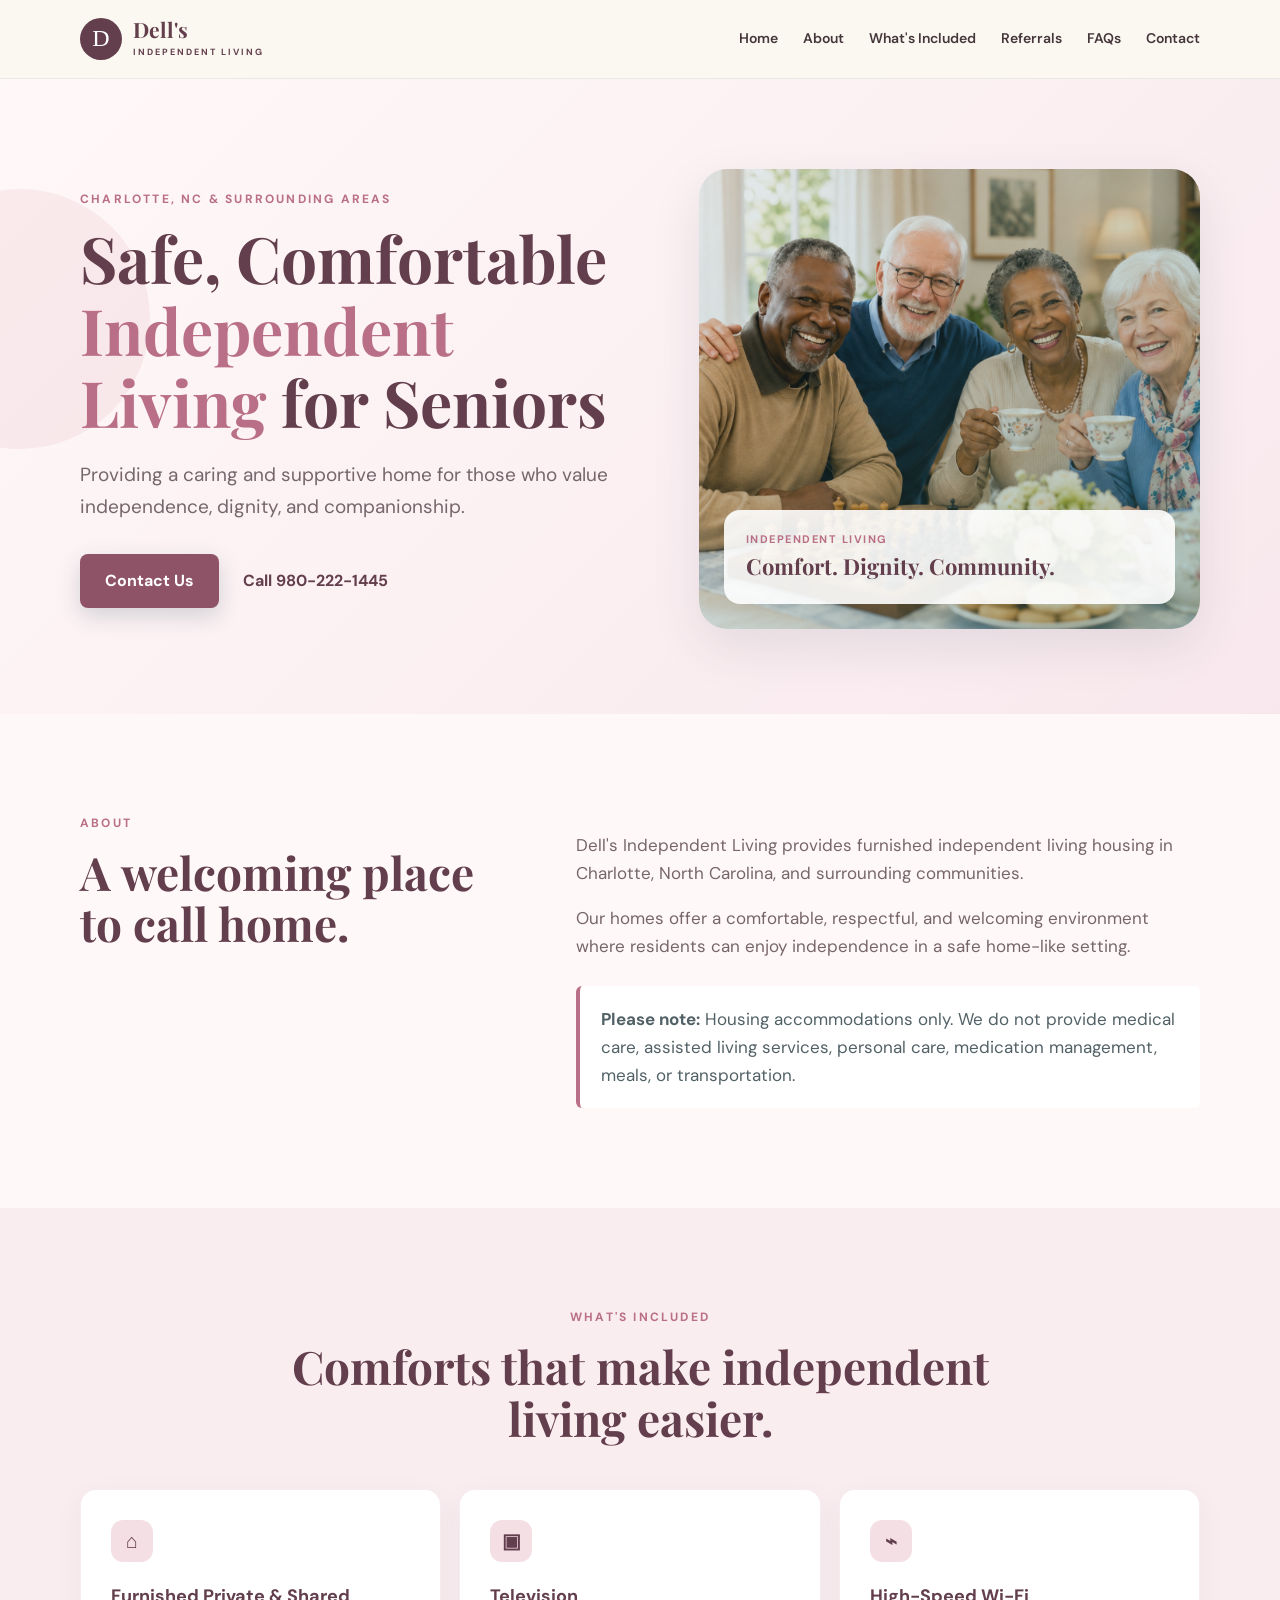
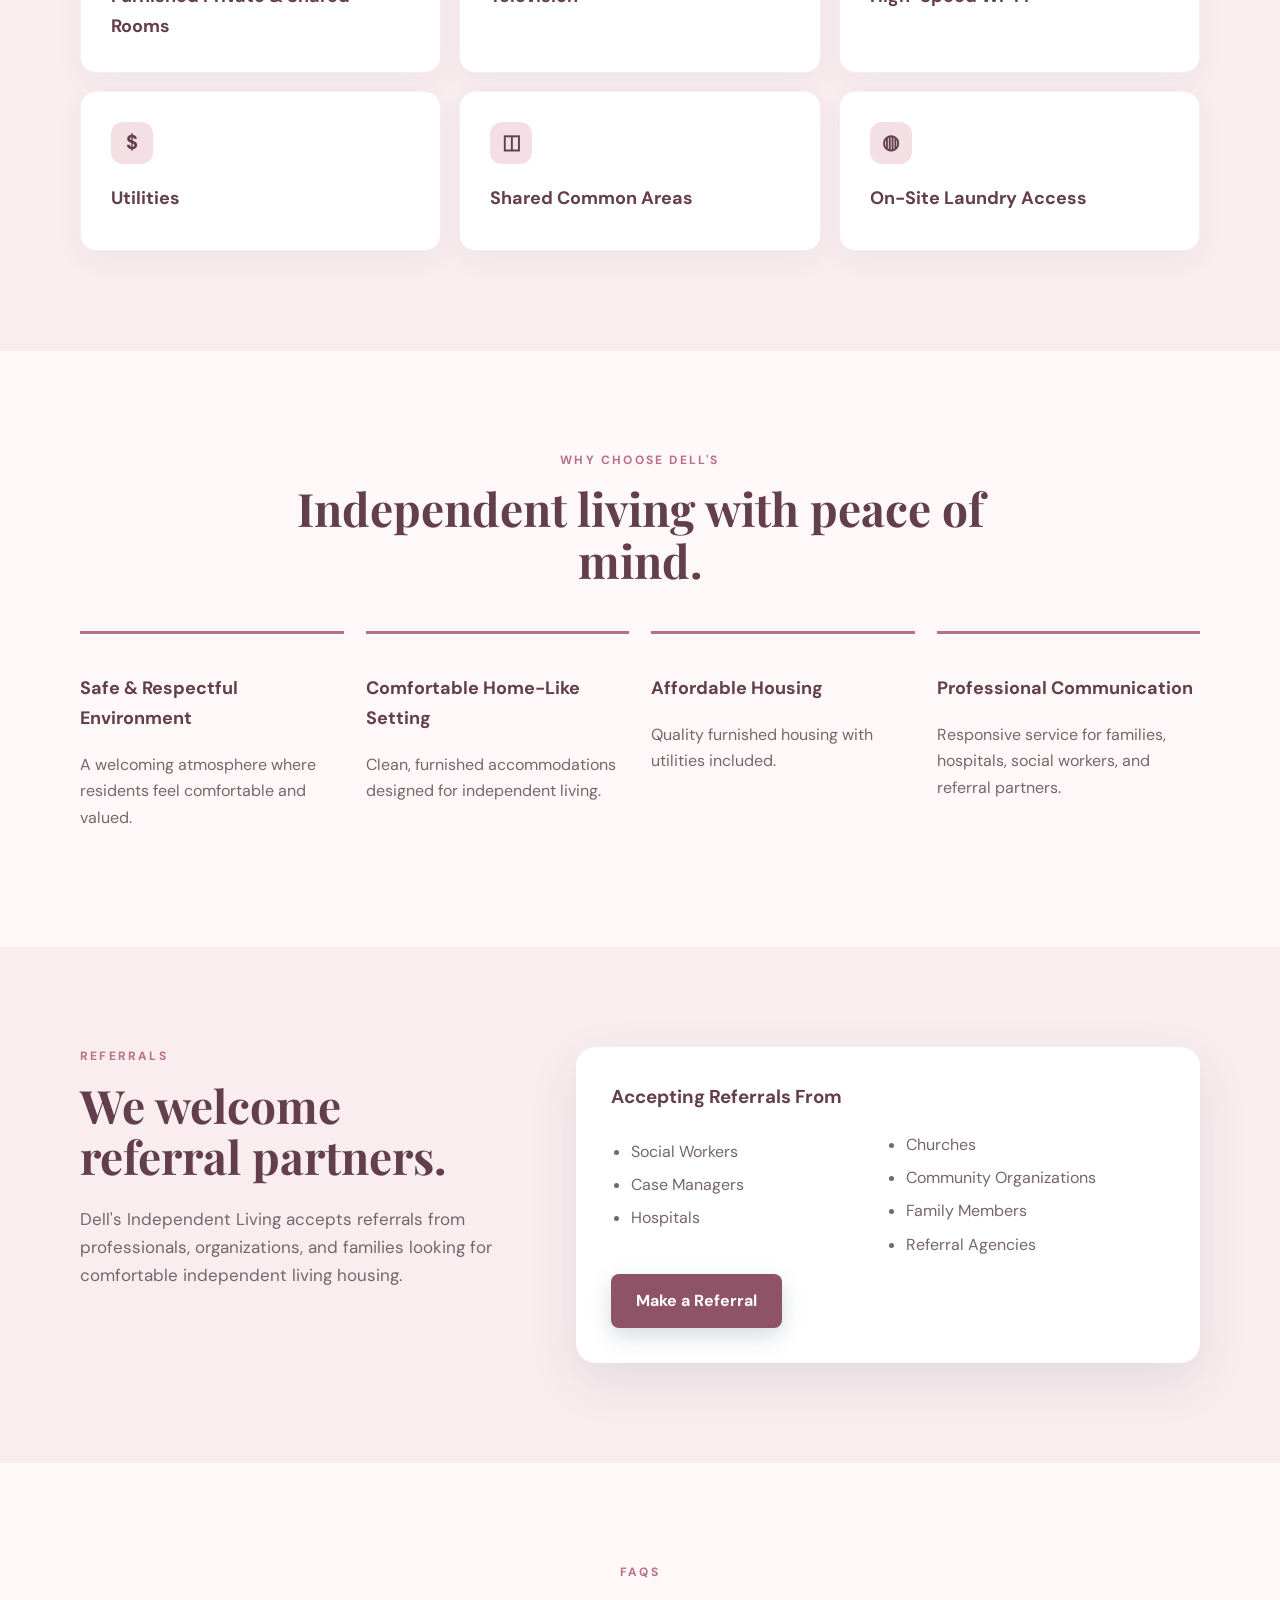
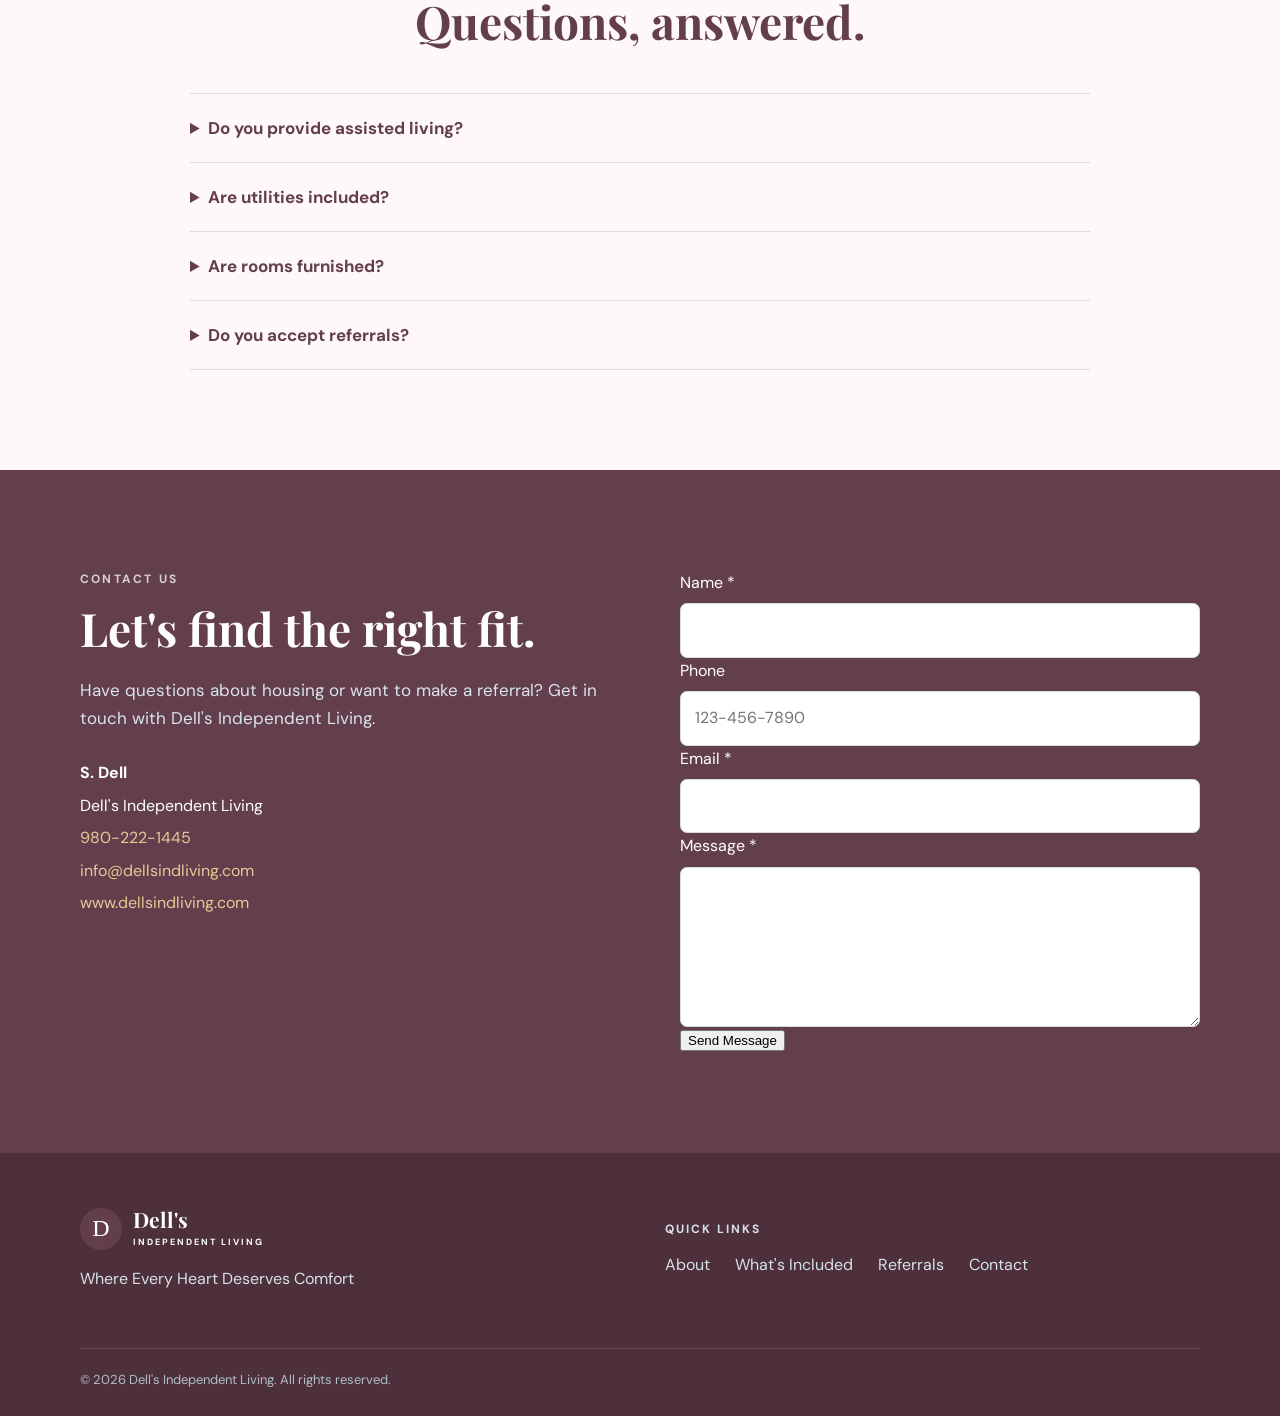
<file: index.html>
<!DOCTYPE html>
<html lang="en">
<head>
  <meta charset="UTF-8">
  <meta name="viewport" content="width=device-width, initial-scale=1.0">
  <meta name="description" content="Dell's Independent Living provides furnished independent living housing for seniors in Charlotte, NC and surrounding communities.">
  <title>Dell's Independent Living | Charlotte, NC</title>
  <link rel="stylesheet" href="styles.css">
</head>
<body>
  <header class="site-header">
    <div class="container nav-wrap">
      <a class="brand" href="#home" aria-label="Dell's Independent Living home">
        <span class="brand-mark">D</span>
        <span><strong>Dell's</strong><small>INDEPENDENT LIVING</small></span>
      </a>
      <button class="menu-toggle" aria-label="Open menu" aria-expanded="false">☰</button>
      <nav class="nav">
        <a href="#home">Home</a>
        <a href="#about">About</a>
        <a href="#included">What's Included</a>
        <a href="#referrals">Referrals</a>
        <a href="#faqs">FAQs</a>
        <a href="#contact">Contact</a>
      </nav>
    </div>
  </header>

  <main id="home">
    <section class="hero">
      <div class="container hero-grid">
        <div class="hero-copy">
          <p class="eyebrow">CHARLOTTE, NC &amp; SURROUNDING AREAS</p>
          <h1>Safe, Comfortable <span>Independent Living</span> for Seniors</h1>
          <p class="lead">Providing a caring and supportive home for those who value independence, dignity, and companionship.</p>
          <div class="hero-actions">
            <a class="btn btn-primary" href="#contact">Contact Us</a>
            <a class="phone-link" href="tel:9802221445">Call 980-222-1445</a>
          </div>
        </div>
        <div class="hero-card" aria-label="Seniors enjoying independent living">
          <div class="hero-image">
            <div class="image-overlay">
              <span>Independent living</span>
              <strong>Comfort. Dignity. Community.</strong>
            </div>
          </div>
        </div>
      </div>
    </section>

    <section id="about" class="section">
      <div class="container two-col">
        <div>
          <p class="eyebrow">ABOUT</p>
          <h2>A welcoming place to call home.</h2>
        </div>
        <div class="section-copy">
          <p>Dell's Independent Living provides furnished independent living housing in Charlotte, North Carolina, and surrounding communities.</p>
          <p>Our homes offer a comfortable, respectful, and welcoming environment where residents can enjoy independence in a safe home-like setting.</p>
          <div class="notice"><strong>Please note:</strong> Housing accommodations only. We do not provide medical care, assisted living services, personal care, medication management, meals, or transportation.</div>
        </div>
      </div>
    </section>

    <section id="included" class="section soft">
      <div class="container">
        <div class="section-heading">
          <p class="eyebrow">WHAT'S INCLUDED</p>
          <h2>Comforts that make independent living easier.</h2>
        </div>
        <div class="feature-grid">
          <article class="feature"><span class="icon">⌂</span><h3>Furnished Private &amp; Shared Rooms</h3></article>
          <article class="feature"><span class="icon">▣</span><h3>Television</h3></article>
          <article class="feature"><span class="icon">⌁</span><h3>High-Speed Wi-Fi</h3></article>
          <article class="feature"><span class="icon">$</span><h3>Utilities</h3></article>
          <article class="feature"><span class="icon">◫</span><h3>Shared Common Areas</h3></article>
          <article class="feature"><span class="icon">◍</span><h3>On-Site Laundry Access</h3></article>
        </div>
      </div>
    </section>

    <section class="section why">
      <div class="container">
        <div class="section-heading">
          <p class="eyebrow">WHY CHOOSE DELL'S</p>
          <h2>Independent living with peace of mind.</h2>
        </div>
        <div class="why-grid">
          <article><h3>Safe &amp; Respectful Environment</h3><p>A welcoming atmosphere where residents feel comfortable and valued.</p></article>
          <article><h3>Comfortable Home-Like Setting</h3><p>Clean, furnished accommodations designed for independent living.</p></article>
          <article><h3>Affordable Housing</h3><p>Quality furnished housing with utilities included.</p></article>
          <article><h3>Professional Communication</h3><p>Responsive service for families, hospitals, social workers, and referral partners.</p></article>
        </div>
      </div>
    </section>

    <section id="referrals" class="section soft">
      <div class="container two-col referral">
        <div>
          <p class="eyebrow">REFERRALS</p>
          <h2>We welcome referral partners.</h2>
          <p class="section-copy">Dell's Independent Living accepts referrals from professionals, organizations, and families looking for comfortable independent living housing.</p>
        </div>
        <div class="referral-card">
          <h3>Accepting Referrals From</h3>
          <ul>
            <li>Social Workers</li><li>Case Managers</li><li>Hospitals</li>
            <li>Churches</li><li>Community Organizations</li><li>Family Members</li><li>Referral Agencies</li>
          </ul>
          <a class="btn btn-primary" href="#contact">Make a Referral</a>
        </div>
      </div>
    </section>

    <section id="faqs" class="section">
      <div class="container faq-wrap">
        <div class="section-heading">
          <p class="eyebrow">FAQS</p>
          <h2>Questions, answered.</h2>
        </div>
        <div class="faqs">
          <details><summary>Do you provide assisted living?</summary><p>No. Dell's Independent Living provides housing accommodations only. We do not provide assisted living, medical care, personal care, medication management, meals, or transportation.</p></details>
          <details><summary>Are utilities included?</summary><p>Yes. Utilities are included with the housing accommodations.</p></details>
          <details><summary>Are rooms furnished?</summary><p>Yes. We offer furnished private and shared rooms.</p></details>
          <details><summary>Do you accept referrals?</summary><p>Yes. We accept referrals from social workers, case managers, hospitals, churches, community organizations, family members, and referral agencies.</p></details>
        </div>
      </div>
    </section>

    <section id="contact" class="section contact">
      <div class="container contact-grid">
        <div>
          <p class="eyebrow">CONTACT US</p>
          <h2>Let's find the right fit.</h2>
          <p>Have questions about housing or want to make a referral? Get in touch with Dell's Independent Living.</p>
          <div class="contact-details">
            <strong>S. Dell</strong>
            <span>Dell's Independent Living</span>
            <a href="tel:9802221445">980-222-1445</a>
            <a href="mailto:info@dellsindliving.com">info@dellsindliving.com</a>
            <a href="https://dellsindliving.com">www.dellsindliving.com</a>
          </div>
        </div>
        <form action="https://api.web3forms.com/submit" method="POST">
          <input type="hidden" name="access_key" value="2d6e62d9-c7d0-497e-b3ed-7a391739e45a">
          <label>Name *<input name="Name" type="text" id="name" minlength="1" maxlength="30" required></label>
          <label>Phone<input name="Phone" type="tel" id="phone" pattern="[0-9]{3}-[0-9]{3}-[0-9]{4}" placeholder="123-456-7890" maxlength="12"></label>
          <label>Email *<input name="Email" type="email" id="email" maxlength="50" required></label>
          <label>Message *<textarea name="Message" rows="5" minlength="1" maxlength="300" required></textarea></label>
          <button type="submit">Send Message</button>
        </form>
      </div>
    </section>
  </main>

  <footer class="footer">
    <div class="container footer-grid">
      <div>
        <a class="brand footer-brand" href="#home">
          <span class="brand-mark">D</span>
          <span><strong>Dell's</strong><small>INDEPENDENT LIVING</small></span>
        </a>
        <p>Where Every Heart Deserves Comfort</p>
      </div>
      <div>
        <h3>QUICK LINKS</h3>
        <div class="footer-links"><a href="#about">About</a><a href="#included">What's Included</a><a href="#referrals">Referrals</a><a href="#contact">Contact</a></div>
      </div>
    </div>
    <div class="container copyright">© 2026 Dell's Independent Living. All rights reserved.</div>
  </footer>

  <script src="script.js"></script>
</body>
</html>
</file>
<file: styles.css>
@import url('https://fonts.googleapis.com/css2?family=DM+Sans:wght@400;500;600;700&family=Playfair+Display:wght@600;700&display=swap');

:root{
  --navy:#633f4d; --teal:#b96f87; --sage:#f4dfe5; --cream:#fff8f8;
  --gold:#c99776; --ink:#44363b; --muted:#76666c; --white:#fff;
  --shadow:0 18px 50px rgba(25,55,65,.10);
}
*{box-sizing:border-box}
html{scroll-behavior:smooth}
body{margin:0;color:var(--ink);background:var(--cream);font-family:'DM Sans',sans-serif;line-height:1.65}
a{color:inherit;text-decoration:none}
.container{width:min(1120px,calc(100% - 40px));margin:auto}
.site-header{position:sticky;top:0;z-index:20;background:rgba(251,248,241,.94);backdrop-filter:blur(12px);border-bottom:1px solid rgba(23,59,75,.08)}
.nav-wrap{height:78px;display:flex;align-items:center;justify-content:space-between}
.brand{display:flex;align-items:center;gap:11px;color:var(--navy)}
.brand-mark{width:42px;height:42px;border-radius:50%;display:grid;place-items:center;background:var(--navy);color:white;font-family:Georgia,serif;font-size:24px}
.brand strong{display:block;font-family:'Playfair Display',serif;font-size:21px;line-height:1}
.brand small{display:block;font-size:9px;letter-spacing:2px;margin-top:5px;font-weight:700}
.nav{display:flex;gap:25px;font-size:14px;font-weight:600}
.nav a:hover{color:var(--teal)}
.menu-toggle{display:none;border:0;background:none;font-size:26px;color:var(--navy)}
.hero{padding:90px 0 85px;background:linear-gradient(135deg,#fff8f8 0%,#f8e8ed 100%)}
.hero-grid{display:grid;grid-template-columns:1.05fr .95fr;gap:65px;align-items:center}
.eyebrow{color:var(--teal);font-size:12px;font-weight:700;letter-spacing:2.2px;margin:0 0 13px}
h1,h2{font-family:'Playfair Display',serif;color:var(--navy);line-height:1.12}
h1{font-size:clamp(42px,5vw,68px);margin:0 0 22px}
h1 span{color:var(--teal)}
h2{font-size:clamp(32px,4vw,46px);margin:0 0 22px}
.lead{font-size:19px;color:var(--muted);max-width:600px}
.hero-actions{display:flex;align-items:center;gap:24px;margin-top:32px}
.btn{display:inline-flex;align-items:center;justify-content:center;padding:14px 25px;border-radius:8px;font-weight:700;border:0;cursor:pointer}
.btn-primary{background:var(--navy);color:white;box-shadow:0 8px 22px rgba(23,59,75,.18)}
.btn-primary:hover{background:var(--teal)}
.phone-link{font-weight:700;color:var(--navy)}
.hero-image{min-height:460px;border-radius:28px;overflow:hidden;position:relative;background:linear-gradient(135deg,rgba(23,59,75,.1),rgba(76,139,136,.4)),url('hero-seniors.png') center/cover;box-shadow:var(--shadow)}
.image-overlay{position:absolute;left:25px;right:25px;bottom:25px;padding:20px 22px;border-radius:16px;background:rgba(255,255,255,.9);color:var(--navy)}
.image-overlay span{display:block;text-transform:uppercase;letter-spacing:1.5px;font-size:11px;color:var(--teal);font-weight:700}
.image-overlay strong{font-family:'Playfair Display',serif;font-size:22px}
.section{padding:100px 0}
.soft{background:#faedf0}
.two-col{display:grid;grid-template-columns:.8fr 1.2fr;gap:80px}
.section-copy{font-size:17px;color:var(--muted)}
.notice{margin-top:26px;padding:19px 21px;background:#fff;border-left:4px solid var(--teal);border-radius:6px;color:#526166}
.section-heading{text-align:center;max-width:760px;margin:0 auto 45px}
.feature-grid{display:grid;grid-template-columns:repeat(3,1fr);gap:18px}
.feature{background:white;border-radius:16px;padding:30px;min-height:160px;box-shadow:0 8px 28px rgba(23,59,75,.05)}
.icon{display:grid;place-items:center;width:42px;height:42px;border-radius:12px;background:var(--sage);color:var(--navy);font-weight:700;font-size:20px}
.feature h3{font-size:18px;margin:20px 0 0;color:var(--navy)}
.why-grid{display:grid;grid-template-columns:repeat(4,1fr);gap:22px}
.why-grid article{border-top:3px solid var(--teal);padding-top:22px}
.why-grid h3{color:var(--navy);font-size:18px}
.why-grid p{color:var(--muted)}
.referral-card{background:white;padding:35px;border-radius:20px;box-shadow:var(--shadow)}
.referral-card h3{color:var(--navy);margin-top:0}
.referral-card ul{columns:2;padding-left:20px;color:var(--muted)}
.referral-card li{margin:7px 0}
.faq-wrap{max-width:900px}
.faqs{border-top:1px solid #d8dfda}
details{border-bottom:1px solid #d8dfda;padding:20px 0}
summary{cursor:pointer;font-weight:700;color:var(--navy);font-size:17px}
details p{color:var(--muted);margin-bottom:0}
.contact{background:var(--navy);color:white}
.contact h2,.contact .eyebrow{color:white}
.contact .eyebrow{opacity:.75}
.contact-grid{display:grid;grid-template-columns:1fr 1fr;gap:80px}
.contact-grid>div>p:not(.eyebrow){color:#d9e5e7;font-size:17px}
.contact-details{display:grid;gap:6px;margin-top:28px}
.contact-details a{color:#e7c995}
.contact-form{background:white;color:var(--ink);padding:32px;border-radius:20px}
.contact-form label{display:block;font-weight:700;font-size:14px;margin-bottom:16px}
input,textarea{display:block;width:100%;margin-top:7px;padding:13px 14px;border:1px solid #d5ddda;border-radius:7px;font:inherit;resize:vertical}
input:focus,textarea:focus{outline:2px solid rgba(76,139,136,.25);border-color:var(--teal)}
.footer{background:#4d303b;color:#d7e2e4;padding:55px 0 25px}
.footer-grid{display:grid;grid-template-columns:1fr 1fr;gap:50px;padding-bottom:40px}
.footer-brand{color:white}
.footer h3{font-size:12px;letter-spacing:2px}
.footer-links{display:flex;flex-wrap:wrap;gap:15px 25px}
.footer-links a:hover{color:white}
.copyright{border-top:1px solid rgba(255,255,255,.12);padding-top:20px;font-size:13px;color:#aebfc3}
@media(max-width:850px){
  .nav{display:none;position:absolute;left:20px;right:20px;top:78px;background:var(--cream);padding:18px;border-radius:0 0 14px 14px;box-shadow:var(--shadow);flex-direction:column}
  .nav.open{display:flex}.menu-toggle{display:block}
  .hero-grid,.two-col,.contact-grid{grid-template-columns:1fr;gap:45px}
  .hero{padding:65px 0}.hero-image{min-height:360px}
  .feature-grid{grid-template-columns:repeat(2,1fr)}
  .why-grid{grid-template-columns:repeat(2,1fr)}
}
@media(max-width:560px){
  .container{width:min(100% - 28px,1120px)}
  .feature-grid,.why-grid,.footer-grid{grid-template-columns:1fr}
  .hero-actions{align-items:flex-start;flex-direction:column;gap:16px}
  .referral-card ul{columns:1}
  .section{padding:70px 0}
}

.hero::before{
  content:"";
  position:absolute;
  width:260px;height:260px;
  border-radius:50%;
  background:rgba(213,145,164,.13);
  top:110px;left:-110px;
}
.hero{position:relative;overflow:hidden}
.hero-grid{position:relative;z-index:1}
.feature{border:1px solid rgba(185,111,135,.12)}
.feature:hover{transform:translateY(-4px);box-shadow:0 14px 34px rgba(99,63,77,.10);transition:.25s ease}
.btn-primary{background:#8f5368}
.btn-primary:hover{background:#b96f87}
</file>
